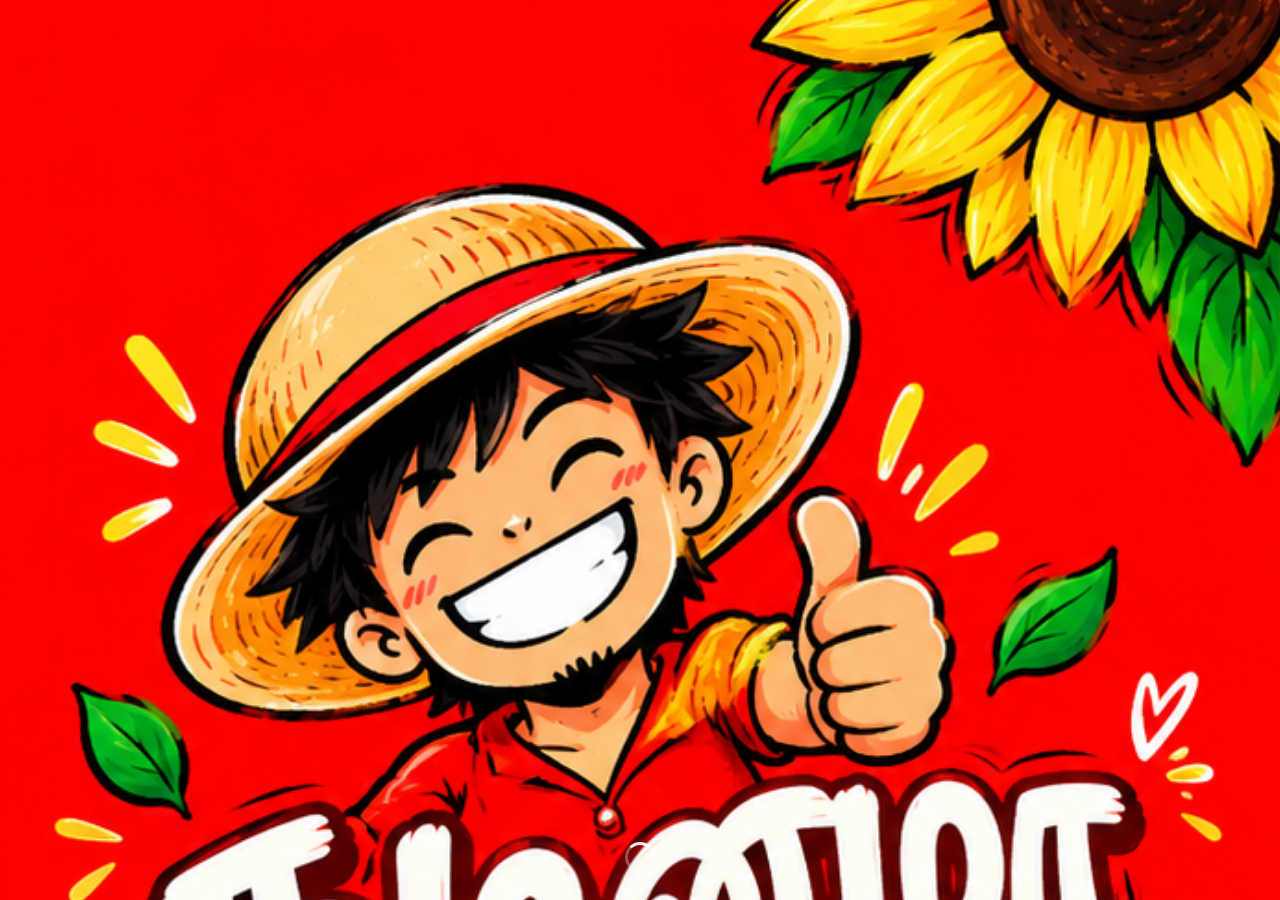
<file: index.html>
<!DOCTYPE html>
<html lang="en">
<head>
  <meta charset="UTF-8">
  <meta name="viewport" content="width=device-width, initial-scale=1.0">
  <meta name="theme-color" content="#ff1717">
  <link rel="manifest" href="/manifest.json">
  <title>KADINAMA IRU</title>

  <style>
    * {
      box-sizing: border-box;
    }

    html,
    body {
      width: 100%;
      height: 100%;
      margin: 0;
      overflow: hidden;
      background: #ff1717;
      font-family: Arial, sans-serif;
    }

    .splash-screen {
      position: fixed;
      inset: 0;
      display: grid;
      place-items: center;
      overflow: hidden;
      background: #ff1717;
      animation: backgroundFade 0.6s ease-out both;
    }

    .splash-image {
      display: block;
      width: 100%;
      height: 100%;
      object-fit: contain;
      object-position: center;
      opacity: 0;
      transform: scale(1.08);
      animation:
        imageReveal 1.1s ease-out 0.15s forwards,
        gentleZoom 2.8s ease-in-out 1.2s both;
    }

    .loading-indicator {
      position: absolute;
      bottom: max(28px, env(safe-area-inset-bottom));
      left: 50%;
      width: 30px;
      height: 30px;
      border: 3px solid rgba(255, 255, 255, 0.35);
      border-top-color: #ffffff;
      border-radius: 50%;
      opacity: 0;
      transform: translateX(-50%);
      animation: spinnerReveal 0.4s ease 0.8s forwards, spin 0.8s linear infinite;
    }

    .splash-screen.leaving {
      animation: screenExit 0.55s ease-in forwards;
    }

    .splash-screen.leaving .splash-image {
      animation: imageExit 0.55s ease-in forwards;
    }

    @keyframes backgroundFade {
      from { background: #240000; }
      to { background: #ff1717; }
    }

    @keyframes imageReveal {
      from {
        opacity: 0;
        transform: scale(1.08);
      }
      to {
        opacity: 1;
        transform: scale(1);
      }
    }

    @keyframes gentleZoom {
      from { transform: scale(1); }
      to { transform: scale(1.025); }
    }

    @keyframes spinnerReveal {
      to { opacity: 0.9; }
    }

    @keyframes spin {
      to { rotate: 360deg; }
    }

    @keyframes screenExit {
      to { opacity: 0; }
    }

    @keyframes imageExit {
      to {
        opacity: 0;
        transform: scale(1.04);
      }
    }

    @media (prefers-reduced-motion: reduce) {
      .splash-screen,
      .splash-image,
      .loading-indicator {
        animation-duration: 0.01ms !important;
        animation-delay: 0ms !important;
      }
    }
  </style>
</head>

<body>
  <main class="splash-screen" id="splashScreen" aria-label="KADINAMA IRU introduction">
    <img
      class="splash-image"
      src="assets/images/kadinama-intro.png"
      alt="KADINAMA IRU"
      fetchpriority="high"
    >
    <div class="loading-indicator" aria-hidden="true"></div>
  </main>

  <script>
    "use strict";

    const splashScreen = document.getElementById("splashScreen");
    const splashImage = document.querySelector(".splash-image");

    let redirected = false;

    function openLogin() {
      if (redirected) return;
      redirected = true;

      splashScreen.classList.add("leaving");

      window.setTimeout(() => {
        window.location.replace("login.html");
      }, 550);
    }

    // Continue even if the image cannot load.
    splashImage.addEventListener("error", () => {
      console.error(
        "Intro image not found. Check assets/kadinama-intro.png."
      );
    });

    // Show the intro for approximately 3.5 seconds.
    window.setTimeout(openLogin, 3500);
  </script>
</body>
</html>
</file>
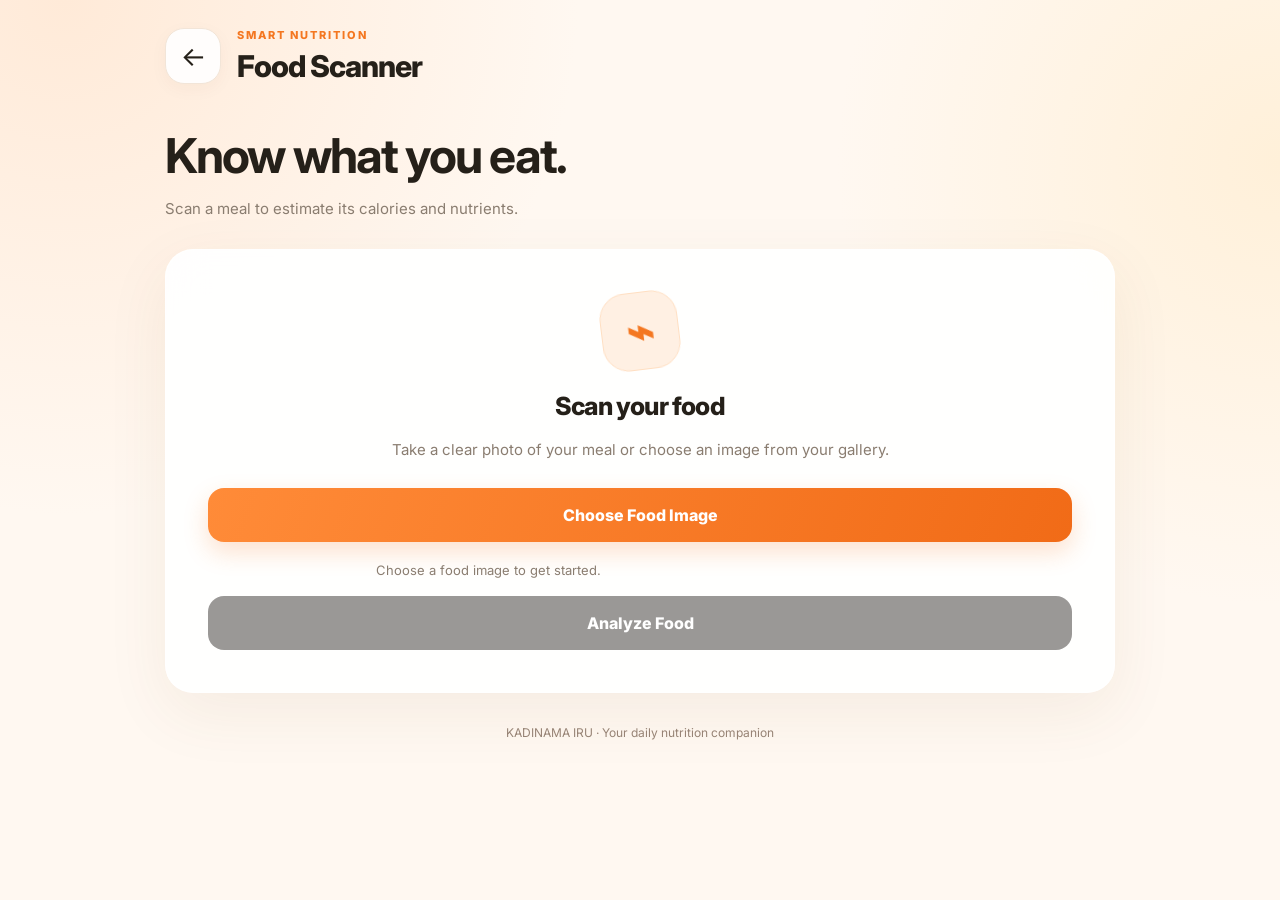
<file: pages/food-scanner.html>
<!DOCTYPE html>
<html lang="en">
<head>
  <meta charset="UTF-8">
  <meta name="viewport" content="width=device-width, initial-scale=1.0">
  <meta name="theme-color" content="#f7f8fc">
  <title>Food Scanner | KADINAMA IRU</title>
  <link rel="stylesheet" href="../css/scanner.css">
</head>
<body>
  <main class="scanner-page">
    <header class="scanner-header">
      <a class="back-link" href="../dashboard.html" aria-label="Back to dashboard">←</a>
      <div>
        <p class="eyebrow">SMART NUTRITION</p>
        <h1>Food Scanner</h1>
      </div>
    </header>

    <section class="intro">
      <h2>Know what you eat.</h2>
      <p>Scan a meal to estimate its calories and nutrients.</p>
    </section>

    <section class="upload-card">
      <div class="upload-icon" aria-hidden="true">⌁</div>
      <h2>Scan your food</h2>
      <p>Take a clear photo of your meal or choose an image from your gallery.</p>

      <input
        type="file"
        id="foodImage"
        accept="image/jpeg,image/png,image/webp"
        capture="environment"
        hidden
      >

      <button type="button" id="chooseImageButton" class="primary-button">
        Choose Food Image
      </button>

      <div id="imagePreviewContainer" class="preview-container" hidden>
        <img id="foodImagePreview" alt="Selected food preview">
        <button type="button" id="removeImageButton" class="secondary-button">
          Remove Image
        </button>
      </div>

      <p id="scannerMessage" class="message" role="status" aria-live="polite">
        Choose a food image to get started.
      </p>

      <button type="button" id="scanFoodButton" class="scan-button" disabled>
        Analyze Food
      </button>
    </section>

    <section class="results-card" id="nutritionResults" hidden>
      <p class="eyebrow">NUTRITION ESTIMATE</p>
      <h2 id="resultFoodName">Food name</h2>
      <p id="resultServingSize" class="serving-size"></p>

      <div class="calorie-panel">
        <span>Estimated calories</span>
        <strong><span id="resultCalories">0</span> kcal</strong>
      </div>

      <div class="nutrient-grid">
        <div class="nutrient">
          <span>Protein</span>
          <strong><span id="resultProtein">0</span> g</strong>
        </div>
        <div class="nutrient">
          <span>Carbohydrates</span>
          <strong><span id="resultCarbs">0</span> g</strong>
        </div>
        <div class="nutrient">
          <span>Fat</span>
          <strong><span id="resultFat">0</span> g</strong>
        </div>
        <div class="nutrient">
          <span>Fiber</span>
          <strong><span id="resultFiber">0</span> g</strong>
        </div>
      </div>

      <p id="resultNotes" class="result-notes"></p>
      <p class="disclaimer">
        Nutrition values are estimates based on the image and assumed serving size.
        Actual values may vary with ingredients and cooking methods.
      </p>

      <button type="button" id="saveFoodButton" class="primary-button" disabled>
        Save to Food Diary
      </button>
    </section>

    <footer>
      <p>KADINAMA IRU · Your daily nutrition companion</p>
    </footer>
  </main>

  <script src="../js/config.js"></script>
  <script src="../js/supabase-client.js"></script>
  <script src="../js/food-scanner.js"></script>
</body>
</html>
</file>
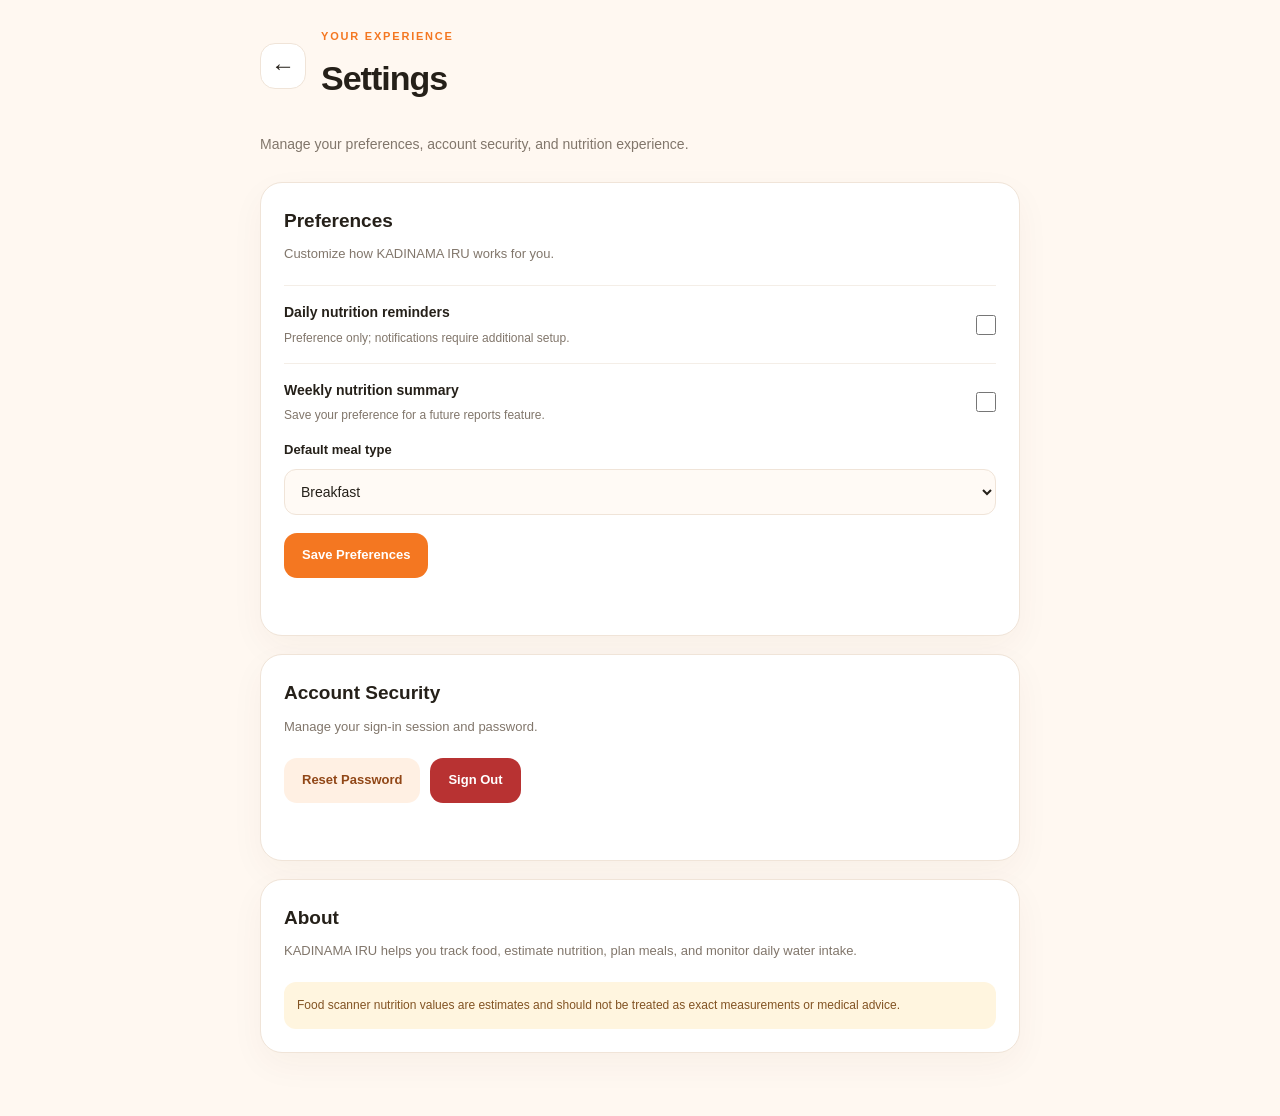
<file: pages/settings.html>
<!DOCTYPE html>
<html lang="en">
<head>
  <meta charset="UTF-8">
  <meta name="viewport" content="width=device-width, initial-scale=1.0">
  <meta name="theme-color" content="#fff8f1">
  <title>Settings | KADINAMA IRU</title>
  <link rel="stylesheet" href="../css/style.css">
  <link rel="stylesheet" href="../css/responsive.css">
  <style>
    :root {
      --orange: #f47721;
      --orange-dark: #db5d0d;
      --ink: #252019;
      --muted: #81766b;
      --line: #f0e4d8;
    }

    * { box-sizing: border-box; }

    body {
      margin: 0;
      min-height: 100vh;
      background: #fff8f1;
      color: var(--ink);
      font-family: Inter, Arial, sans-serif;
    }

    .settings-page {
      width: min(100% - 28px, 760px);
      margin: auto;
      padding: 28px 0 45px;
    }

    .settings-header {
      display: flex;
      align-items: center;
      gap: 15px;
      margin-bottom: 28px;
    }

    .back-link {
      display: grid;
      place-items: center;
      width: 46px;
      height: 46px;
      border: 1px solid var(--line);
      border-radius: 15px;
      background: white;
      color: var(--ink);
      font-size: 24px;
      text-decoration: none;
    }

    .eyebrow {
      margin: 0 0 5px;
      color: var(--orange);
      font-size: 11px;
      font-weight: 800;
      letter-spacing: 1.8px;
    }

    h1, h2, p { overflow-wrap: anywhere; }

    h1 {
      margin: 0;
      font-size: clamp(25px, 5vw, 34px);
      letter-spacing: -1px;
    }

    .intro {
      margin-bottom: 25px;
      color: var(--muted);
      line-height: 1.7;
    }

    .settings-card {
      margin-bottom: 18px;
      padding: 23px;
      background: white;
      border: 1px solid var(--line);
      border-radius: 22px;
      box-shadow: 0 12px 35px rgba(90, 55, 25, 0.045);
    }

    .settings-card h2 {
      margin: 0 0 7px;
      font-size: 19px;
    }

    .description {
      margin: 0 0 20px;
      color: var(--muted);
      font-size: 13px;
      line-height: 1.7;
    }

    .setting-row {
      display: flex;
      align-items: center;
      justify-content: space-between;
      gap: 15px;
      padding: 15px 0;
      border-top: 1px solid #f4eee7;
    }

    .setting-row strong {
      display: block;
      margin-bottom: 5px;
      font-size: 14px;
    }

    .setting-row small {
      display: block;
      color: var(--muted);
      font-size: 12px;
      line-height: 1.6;
    }

    .setting-row input[type="checkbox"] {
      width: 20px;
      height: 20px;
      flex-shrink: 0;
      accent-color: var(--orange);
      cursor: pointer;
    }

    .field-label {
      display: block;
      margin-bottom: 8px;
      font-size: 13px;
      font-weight: 700;
    }

    select {
      width: 100%;
      min-height: 46px;
      padding: 10px 12px;
      border: 1px solid var(--line);
      border-radius: 12px;
      background: #fffaf5;
      color: var(--ink);
      font: inherit;
    }

    .button {
      display: inline-flex;
      justify-content: center;
      align-items: center;
      min-height: 45px;
      padding: 12px 18px;
      border: 0;
      border-radius: 13px;
      background: var(--orange);
      color: white;
      font: inherit;
      font-size: 13px;
      font-weight: 800;
      text-decoration: none;
      cursor: pointer;
    }

    .button:hover { background: var(--orange-dark); }

    .button-secondary {
      background: #fff0e3;
      color: #914717;
    }

    .button-secondary:hover { background: #ffe4cf; }

    .button-danger {
      background: #b83232;
      color: white;
    }

    .button-danger:hover { background: #922727; }

    .actions {
      display: flex;
      flex-wrap: wrap;
      gap: 10px;
    }

    .message {
      min-height: 20px;
      margin: 14px 0 0;
      color: var(--muted);
      font-size: 13px;
      line-height: 1.6;
    }

    .message[data-state="error"] { color: #b83232; }
    .message[data-state="success"] { color: #16865b; }

    .security-note {
      padding: 13px;
      border-radius: 12px;
      background: #fff5df;
      color: #825323;
      font-size: 12px;
      line-height: 1.7;
    }

    @media (max-width: 480px) {
      .settings-page { padding-top: 18px; }
      .settings-card { padding: 19px; }
      .actions .button { width: 100%; }
    }
  </style>
</head>
<body>
  <main class="settings-page">
    <header class="settings-header">
      <a href="../dashboard.html" class="back-link" aria-label="Back to dashboard">←</a>
      <div>
        <p class="eyebrow">YOUR EXPERIENCE</p>
        <h1>Settings</h1>
      </div>
    </header>

    <p class="intro">
      Manage your preferences, account security, and nutrition experience.
    </p>

    <section class="settings-card">
      <h2>Preferences</h2>
      <p class="description">Customize how KADINAMA IRU works for you.</p>

      <div class="setting-row">
        <div>
          <strong>Daily nutrition reminders</strong>
          <small>Preference only; notifications require additional setup.</small>
        </div>
        <input type="checkbox" id="nutritionReminders">
      </div>

      <div class="setting-row">
        <div>
          <strong>Weekly nutrition summary</strong>
          <small>Save your preference for a future reports feature.</small>
        </div>
        <input type="checkbox" id="weeklySummary">
      </div>

      <label class="field-label" for="defaultMeal">Default meal type</label>
      <select id="defaultMeal">
        <option value="breakfast">Breakfast</option>
        <option value="lunch">Lunch</option>
        <option value="dinner">Dinner</option>
        <option value="snack">Snack</option>
      </select>

      <div style="margin-top: 18px;">
        <button type="button" class="button" id="savePreferences">
          Save Preferences
        </button>
      </div>
      <p class="message" id="preferencesMessage" role="status"></p>
    </section>

    <section class="settings-card">
      <h2>Account Security</h2>
      <p class="description">
        Manage your sign-in session and password.
      </p>
      <div class="actions">
        <a href="../forgot-password.html" class="button button-secondary">
          Reset Password
        </a>
        <button type="button" class="button button-danger" id="signOutButton">
          Sign Out
        </button>
      </div>
      <p class="message" id="accountMessage" role="status"></p>
    </section>

    <section class="settings-card">
      <h2>About</h2>
      <p class="description">
        KADINAMA IRU helps you track food, estimate nutrition, plan meals,
        and monitor daily water intake.
      </p>
      <p class="security-note">
        Food scanner nutrition values are estimates and should not be treated
        as exact measurements or medical advice.
      </p>
    </section>
  </main>

  <script src="../js/config.js"></script>
  <script src="../js/supabase-client.js"></script>
  <script>
    (() => {
      const defaults = {
        nutritionReminders: false,
        weeklySummary: false,
        defaultMeal: "breakfast"
      };

      const preferenceKey = "kadinama_iru_preferences";
      const reminderInput = document.getElementById("nutritionReminders");
      const weeklyInput = document.getElementById("weeklySummary");
      const mealSelect = document.getElementById("defaultMeal");
      const preferencesMessage = document.getElementById("preferencesMessage");
      const accountMessage = document.getElementById("accountMessage");
      const saveButton = document.getElementById("savePreferences");
      const signOutButton = document.getElementById("signOutButton");

      function showMessage(element, text, state) {
        element.textContent = text;
        element.dataset.state = state || "";
      }

      try {
        const saved = JSON.parse(localStorage.getItem(preferenceKey) || "{}");
        const preferences = { ...defaults, ...saved };

        reminderInput.checked = Boolean(preferences.nutritionReminders);
        weeklyInput.checked = Boolean(preferences.weeklySummary);

        if (["breakfast", "lunch", "dinner", "snack"].includes(preferences.defaultMeal)) {
          mealSelect.value = preferences.defaultMeal;
        }
      } catch {
        showMessage(
          preferencesMessage,
          "Could not load saved preferences. You can choose them again.",
          "error"
        );
      }

      saveButton.addEventListener("click", () => {
        const preferences = {
          nutritionReminders: reminderInput.checked,
          weeklySummary: weeklyInput.checked,
          defaultMeal: mealSelect.value
        };

        try {
          localStorage.setItem(preferenceKey, JSON.stringify(preferences));
          showMessage(
            preferencesMessage,
            "Preferences saved on this device.",
            "success"
          );
        } catch {
          showMessage(
            preferencesMessage,
            "Could not save preferences in this browser.",
            "error"
          );
        }
      });

      signOutButton.addEventListener("click", async () => {
        if (!window.supabaseClient) {
          showMessage(
            accountMessage,
            "Authentication is not ready. Check your Supabase client setup.",
            "error"
          );
          return;
        }

        signOutButton.disabled = true;
        showMessage(accountMessage, "Signing out...", "");

        try {
          const { error } = await window.supabaseClient.auth.signOut();

          if (error) throw error;

          window.location.href = "../login.html";
        } catch (error) {
          console.error("Sign out error:", error);
          showMessage(
            accountMessage,
            "Could not sign out. Please try again.",
            "error"
          );
          signOutButton.disabled = false;
        }
      });
    })();
  </script>
</body>
</html>
</file>
<file: css/scanner.css>
@import url('https://fonts.googleapis.com/css2?family=Inter:wght@400;500;600;700;800&display=swap');

:root {
  --bg: #fff8f1;
  --surface: #ffffff;
  --text: #252019;
  --muted: #8a7d70;
  --primary: #f47721;
  --primary-dark: #db5d0d;
  --border: #f2e5d8;
  --success: #16865b;
  --radius: 22px;
}

* {
  box-sizing: border-box;
}

[hidden] {
  display: none !important;
}

html {
  scroll-behavior: smooth;
}

body {
  margin: 0;
  min-height: 100vh;
  color: var(--text);
  font-family: 'Inter', Arial, sans-serif;
  background:
    radial-gradient(circle at 5% 0%, #ffead8 0, transparent 34%),
    radial-gradient(circle at 100% 18%, #fff0d9 0, transparent 30%),
    var(--bg);
  -webkit-font-smoothing: antialiased;
}

button,
input {
  font: inherit;
}

button {
  -webkit-tap-highlight-color: transparent;
}

button:focus-visible,
a:focus-visible {
  outline: 3px solid #ffc08d;
  outline-offset: 3px;
}

.scanner-page {
  width: min(100% - 32px, 950px);
  margin: 0 auto;
  padding: 28px 0 36px;
}

.scanner-header {
  display: flex;
  align-items: center;
  gap: 16px;
}

.back-link {
  width: 56px;
  height: 56px;
  flex-shrink: 0;
  display: grid;
  place-items: center;
  color: var(--text);
  background: rgba(255, 255, 255, 0.9);
  border: 1px solid var(--border);
  border-radius: 19px;
  box-shadow: 0 5px 18px rgba(100, 61, 30, 0.04);
  font-size: 27px;
  text-decoration: none;
  transition: transform 0.2s ease, background 0.2s ease;
}

.back-link:hover {
  background: #fff0e2;
  transform: translateX(-3px);
}

.eyebrow {
  margin: 0 0 6px;
  color: var(--primary);
  font-size: 11px;
  font-weight: 800;
  letter-spacing: 2px;
}

.scanner-header h1 {
  margin: 0;
  color: var(--text);
  font-size: clamp(22px, 4vw, 30px);
  font-weight: 800;
  letter-spacing: -1px;
}

.intro {
  margin: 44px 0 27px;
}

.intro h2 {
  margin: 0 0 12px;
  color: var(--text);
  font-size: clamp(31px, 5.5vw, 48px);
  line-height: 1.15;
  letter-spacing: -1.9px;
}

.intro p {
  margin: 0;
  color: var(--muted);
  font-size: 15px;
  line-height: 1.8;
}

.upload-card,
.results-card {
  padding: clamp(24px, 5vw, 44px);
  background: rgba(255, 255, 255, 0.93);
  border: 1px solid rgba(255, 255, 255, 0.95);
  border-radius: 28px;
  box-shadow: 0 20px 65px rgba(110, 65, 30, 0.07);
  backdrop-filter: blur(18px);
  -webkit-backdrop-filter: blur(18px);
}

.upload-card {
  text-align: center;
}

.upload-icon {
  width: 78px;
  height: 78px;
  margin: 0 auto 21px;
  display: grid;
  place-items: center;
  color: var(--primary);
  background: #fff0e3;
  border: 1px solid #ffdfc2;
  border-radius: 26px;
  font-size: 46px;
  font-weight: 800;
  transform: rotate(-7deg);
  transition: transform 0.25s ease;
}

.upload-card:hover .upload-icon {
  transform: rotate(0deg) scale(1.04);
}

.upload-card h2,
.results-card h2 {
  margin: 0;
  color: var(--text);
  font-size: 25px;
  font-weight: 800;
  letter-spacing: -0.8px;
}

.upload-card > p {
  max-width: 510px;
  margin: 15px auto 25px;
  color: var(--muted);
  font-size: 15px;
  line-height: 1.8;
}

.primary-button,
.scan-button,
.secondary-button {
  min-height: 54px;
  padding: 15px 22px;
  border: 0;
  border-radius: 16px;
  cursor: pointer;
  font-weight: 800;
  transition:
    transform 0.2s ease,
    box-shadow 0.2s ease,
    background 0.2s ease,
    opacity 0.2s ease;
}

.primary-button {
  width: 100%;
  color: #ffffff;
  background: linear-gradient(110deg, #ff8b38, #f16b17);
  box-shadow: 0 10px 24px rgba(244, 119, 33, 0.22);
}

.primary-button:hover:not(:disabled) {
  background: linear-gradient(110deg, #f47721, #df5b0d);
  transform: translateY(-2px);
  box-shadow: 0 14px 28px rgba(244, 119, 33, 0.3);
}

.scan-button {
  width: 100%;
  margin-top: 13px;
  color: #ffffff;
  background: #2d2925;
}

.scan-button:hover:not(:disabled) {
  background: #171411;
  transform: translateY(-2px);
}

button:disabled {
  cursor: not-allowed;
  opacity: 0.48;
  box-shadow: none;
  transform: none;
}

.preview-container {
  margin: 25px 0 8px;
}

#foodImagePreview {
  display: block;
  width: 100%;
  max-height: 390px;
  object-fit: contain;
  background: #fffaf5;
  border: 1px solid var(--border);
  border-radius: 20px;
}

.secondary-button {
  margin-top: 13px;
  color: #8c451a;
  background: #fff0e3;
  border: 1px solid #ffdfc2;
}

.secondary-button:hover {
  background: #ffe4cf;
}

.message {
  min-height: 24px;
  margin: 17px 0 0 !important;
  color: var(--muted);
  font-size: 13px !important;
  line-height: 1.6;
}

.message[data-state="error"] {
  color: #c0392b !important;
}

.message[data-state="success"] {
  color: var(--success) !important;
}

.message[data-state="loading"] {
  color: var(--primary-dark) !important;
}

.results-card {
  margin-top: 25px;
  scroll-margin-top: 20px;
}

.results-card h2 {
  margin-top: 7px;
  font-size: 29px;
}

.serving-size {
  margin: 10px 0 22px;
  color: var(--muted);
  font-size: 13px;
}

.calorie-panel {
  display: flex;
  align-items: center;
  justify-content: space-between;
  gap: 15px;
  padding: 23px;
  color: #ffffff;
  background: linear-gradient(120deg, #ff943f, #ed6414);
  border-radius: 20px;
  box-shadow: 0 10px 25px rgba(244, 119, 33, 0.17);
}

.calorie-panel span {
  font-size: 14px;
}

.calorie-panel strong {
  font-size: clamp(24px, 5vw, 32px);
  letter-spacing: -0.8px;
  white-space: nowrap;
}

.nutrient-grid {
  display: grid;
  grid-template-columns: repeat(2, minmax(0, 1fr));
  gap: 14px;
  margin-top: 17px;
}

.nutrient {
  display: flex;
  flex-direction: column;
  gap: 10px;
  padding: 21px;
  background: #fffaf5;
  border: 1px solid var(--border);
  border-radius: 18px;
  transition: border-color 0.2s ease, transform 0.2s ease;
}

.nutrient:hover {
  border-color: #ffc99f;
  transform: translateY(-2px);
}

.nutrient span {
  color: var(--muted);
  font-size: 13px;
}

.nutrient strong {
  color: var(--text);
  font-size: 25px;
  letter-spacing: -0.7px;
}

.result-notes {
  margin: 20px 0 0;
  color: #66584c;
  font-size: 13px;
  line-height: 1.8;
}

.disclaimer {
  margin: 17px 0 21px;
  padding: 14px;
  color: #825323;
  background: #fff5df;
  border: 1px solid #ffebbd;
  border-radius: 14px;
  font-size: 12px;
  line-height: 1.8;
}

footer {
  padding: 30px 0 0;
  text-align: center;
}

footer p {
  margin: 0;
  color: #988577;
  font-size: 12px;
  line-height: 1.7;
}

@media (min-width: 700px) {
  .upload-card {
    padding: 42px;
  }

  .upload-card > p {
    max-width: 560px;
  }
}

@media (max-width: 480px) {
  .scanner-page {
    width: min(100% - 24px, 950px);
    padding-top: 18px;
  }

  .scanner-header {
    gap: 12px;
  }

  .back-link {
    width: 46px;
    height: 46px;
    border-radius: 15px;
  }

  .intro {
    margin-top: 33px;
  }

  .intro h2 {
    letter-spacing: -1.2px;
  }

  .upload-card,
  .results-card {
    padding: 23px 18px;
    border-radius: 22px;
  }

  .upload-icon {
    width: 68px;
    height: 68px;
    border-radius: 22px;
  }

  .calorie-panel {
    align-items: flex-start;
    flex-direction: column;
    gap: 10px;
  }

  .nutrient-grid {
    gap: 10px;
  }

  .nutrient {
    padding: 16px;
    border-radius: 15px;
  }

  .nutrient strong {
    font-size: 22px;
  }
}

@media (prefers-reduced-motion: reduce) {
  *,
  *::before,
  *::after {
    scroll-behavior: auto !important;
    animation-duration: 0.01ms !important;
    transition-duration: 0.01ms !important;
  }
}
</file>
<file: css/style.css>
/* =========================================
   KADINAMA IRU — MAIN STYLESHEET
   Theme: Cream, Coral Orange, Pastel Green
========================================= */

:root {
  --background: #fff9f1;
  --surface: #ffffff;
  --surface-cream: #fff2e4;
  --surface-peach: #ffeadb;
  --primary: #f47b45;
  --primary-dark: #df6330;
  --primary-light: #ffe0cd;
  --text: #302d2a;
  --text-secondary: #8f8981;
  --border: #f0e8df;
  --green: #80ad91;
  --green-light: #e5f1e6;
  --yellow: #f3c96b;
  --yellow-light: #fff2c9;
  --pink-light: #ffe5e4;
  --shadow: 0 10px 35px rgba(93, 66, 43, 0.055);
  --shadow-hover: 0 15px 40px rgba(93, 66, 43, 0.1);
  --radius-sm: 14px;
  --radius-md: 22px;
  --radius-lg: 30px;
  --font-body: "DM Sans", sans-serif;
  --font-heading: "Manrope", sans-serif;
}

* {
  box-sizing: border-box;
  margin: 0;
  padding: 0;
}

html {
  scroll-behavior: smooth;
  scroll-padding-top: 100px;
}

body {
  min-height: 100vh;
  background: var(--background);
  color: var(--text);
  font-family: var(--font-body);
  font-size: 14px;
  line-height: 1.6;
  -webkit-font-smoothing: antialiased;
}

body,
button,
input,
select {
  font-family: var(--font-body);
}

button,
input,
select {
  font-size: inherit;
}

button,
a {
  -webkit-tap-highlight-color: transparent;
}

button {
  color: inherit;
}

a {
  color: inherit;
  text-decoration: none;
}

button:focus-visible,
a:focus-visible,
input:focus-visible,
select:focus-visible {
  outline: 3px solid rgba(244, 123, 69, 0.4);
  outline-offset: 4px;
}

button:disabled {
  opacity: 0.5;
  cursor: not-allowed;
}

[hidden] {
  display: none !important;
}

::selection {
  background: #ffd8c1;
  color: #302d2a;
}

/* =========================================
   SPLASH SCREEN
========================================= */

.welcome-screen {
  position: fixed;
  inset: 0;
  z-index: 1000;
  display: grid;
  place-items: center;
  overflow: hidden;
  padding: 24px;
  background:
    radial-gradient(ellipse at 15% 20%, #ffebd4 0%, transparent 35%),
    radial-gradient(ellipse at 85% 80%, #fbe1c7 0%, transparent 35%),
    var(--background);
  transition:
    opacity 0.65s ease,
    visibility 0.65s ease,
    transform 0.65s ease;
}

.welcome-screen.welcome-hidden {
  opacity: 0;
  visibility: hidden;
  transform: scale(1.04);
  pointer-events: none;
}

.welcome-content {
  position: relative;
  z-index: 2;
  display: flex;
  width: 100%;
  max-width: 420px;
  flex-direction: column;
  align-items: center;
  text-align: center;
  animation: splashRise 0.8s cubic-bezier(0.2, 0.8, 0.2, 1) both;
}

.welcome-logo {
  position: relative;
  display: grid;
  width: 112px;
  height: 112px;
  place-items: center;
  margin-bottom: 27px;
  border: 5px solid white;
  border-radius: 35px;
  background: linear-gradient(145deg, #ffad71, var(--primary));
  box-shadow:
    0 15px 35px rgba(244, 123, 69, 0.25),
    inset 0 2px 4px rgba(255, 255, 255, 0.5);
  animation: logoFloat 3s ease-in-out infinite;
  transform: rotate(-5deg);
}

.logo-letter {
  color: white;
  font-family: var(--font-heading);
  font-size: 64px;
  font-weight: 800;
  line-height: 1;
  text-shadow: 0 4px 0 rgba(167, 68, 30, 0.15);
}

.logo-leaf {
  position: absolute;
  top: -13px;
  right: -11px;
  display: grid;
  width: 38px;
  height: 38px;
  place-items: center;
  border: 3px solid white;
  border-radius: 50%;
  background: var(--green);
  color: white;
  font-size: 19px;
  animation: leafSpin 9s linear infinite;
}

.welcome-overline {
  margin-bottom: 12px;
  color: var(--text-secondary);
  font-size: 10px;
  font-weight: 800;
  letter-spacing: 2.1px;
}

.welcome-title {
  color: var(--text);
  font-family: var(--font-heading);
  font-size: clamp(29px, 7vw, 42px);
  font-weight: 800;
  letter-spacing: -1.8px;
  line-height: 1.2;
  animation: titlePop 0.8s 0.2s both;
}

.welcome-title span {
  color: var(--primary);
}

.welcome-tagline {
  margin-top: 13px;
  color: var(--text-secondary);
  font-size: 14px;
}

.loading-track {
  width: 155px;
  height: 5px;
  margin-top: 35px;
  overflow: hidden;
  border-radius: 100px;
  background: #f2e4d7;
}

.loading-track span {
  display: block;
  width: 40%;
  height: 100%;
  border-radius: inherit;
  background: linear-gradient(90deg, #ffb180, var(--primary));
  animation: loadingMove 2.4s ease-in-out infinite;
}

.loading-caption {
  margin-top: 10px;
  color: #a39a90;
  font-size: 11px;
}

.welcome-skip {
  margin-top: 24px;
  padding: 10px 19px;
  border: 1px solid #f0dccc;
  border-radius: 100px;
  background: rgba(255, 255, 255, 0.7);
  color: var(--primary-dark);
  font-size: 12px;
  font-weight: 700;
  cursor: pointer;
  transition: background 0.2s ease, transform 0.2s ease;
}

.welcome-skip:hover {
  transform: translateY(-2px);
  background: white;
}

.splash-particles {
  position: absolute;
  inset: 0;
  pointer-events: none;
}

.splash-particles span {
  position: absolute;
  color: var(--primary);
  font-size: 28px;
  opacity: 0.45;
  animation: particleFloat 5s ease-in-out infinite;
}

.splash-particles span:nth-child(1) {
  top: 17%;
  left: 17%;
}

.splash-particles span:nth-child(2) {
  top: 27%;
  right: 18%;
  color: var(--yellow);
  animation-delay: -1s;
}

.splash-particles span:nth-child(3) {
  top: 65%;
  left: 14%;
  color: var(--green);
  animation-delay: -2s;
}

.splash-particles span:nth-child(4) {
  right: 13%;
  bottom: 19%;
  animation-delay: -3s;
}

.splash-particles span:nth-child(5) {
  top: 72%;
  right: 24%;
  color: var(--yellow);
  animation-delay: -0.5s;
}

.splash-particles span:nth-child(6) {
  top: 12%;
  right: 32%;
  animation-delay: -2.5s;
}

/* =========================================
   APP HEADER
========================================= */

.app-shell {
  min-height: 100vh;
  padding-bottom: 110px;
  animation: appReveal 0.55s ease both;
}

.topbar {
  position: sticky;
  top: 0;
  z-index: 50;
  display: flex;
  min-height: 76px;
  align-items: center;
  justify-content: space-between;
  padding: 15px max(24px, calc((100vw - 1080px) / 2));
  border-bottom: 1px solid rgba(240, 232, 223, 0.8);
  background: rgba(255, 249, 241, 0.88);
  backdrop-filter: blur(18px);
  -webkit-backdrop-filter: blur(18px);
}

.brand {
  display: inline-flex;
  align-items: center;
  gap: 10px;
}

.brand-mark {
  display: grid;
  width: 39px;
  height: 39px;
  place-items: center;
  border-radius: 13px;
  background: var(--primary);
  color: white;
  font-family: var(--font-heading);
  font-size: 23px;
  font-weight: 800;
  box-shadow: 0 5px 12px rgba(244, 123, 69, 0.18);
}

.brand-name {
  font-family: var(--font-heading);
  font-size: 16px;
  font-weight: 800;
  letter-spacing: -0.6px;
}

.brand-name strong {
  color: var(--primary);
}

.topbar-actions {
  display: flex;
  align-items: center;
  gap: 12px;
}

.icon-button,
.profile-avatar {
  display: grid;
  width: 42px;
  height: 42px;
  place-items: center;
  border: 1px solid var(--border);
  border-radius: 50%;
  background: white;
  color: var(--text);
  font-size: 21px;
  cursor: pointer;
  transition: transform 0.2s ease, box-shadow 0.2s ease;
}

.icon-button:hover,
.profile-avatar:hover {
  transform: translateY(-2px);
  box-shadow: var(--shadow);
}

.profile-avatar {
  border: 2px solid white;
  background: #f5e2cc;
  color: #775c43;
  font-size: 24px;
}

/* =========================================
   DASHBOARD LAYOUT
========================================= */

.dashboard {
  width: min(100% - 40px, 920px);
  margin: 0 auto;
}

.greeting-section {
  display: flex;
  align-items: flex-end;
  justify-content: space-between;
  gap: 20px;
  padding: 34px 0 24px;
}

.eyebrow {
  margin-bottom: 6px;
  color: var(--text-secondary);
  font-size: 10px;
  font-weight: 800;
  letter-spacing: 1.45px;
}

.greeting-section h1 {
  font-family: var(--font-heading);
  font-size: clamp(25px, 4vw, 33px);
  font-weight: 800;
  letter-spacing: -1.2px;
  line-height: 1.25;
}

.greeting-subtitle {
  margin-top: 8px;
  color: var(--text-secondary);
  font-size: 13px;
}

.text-link {
  display: inline-flex;
  flex-shrink: 0;
  align-items: center;
  gap: 5px;
  color: var(--primary-dark);
  font-size: 12px;
  font-weight: 700;
  transition: gap 0.2s ease;
}

.text-link:hover {
  gap: 9px;
}

/* =========================================
   WEEK CALENDAR
========================================= */

.calendar-section {
  margin-bottom: 25px;
}

.calendar-heading,
.section-title-row {
  display: flex;
  align-items: center;
  justify-content: space-between;
  gap: 14px;
}

.calendar-heading {
  margin-bottom: 15px;
}

.calendar-heading h2,
.section-title-row h2 {
  font-family: var(--font-heading);
  font-size: 19px;
  font-weight: 800;
  letter-spacing: -0.6px;
}

.calendar-month {
  padding: 8px 12px;
  border: 1px solid var(--border);
  border-radius: 100px;
  background: white;
  color: var(--text-secondary);
  font-size: 11px;
  font-weight: 700;
  cursor: pointer;
}

.week-calendar {
  display: grid;
  grid-template-columns: repeat(7, minmax(0, 1fr));
  gap: 9px;
}

.day-item {
  display: flex;
  min-height: 73px;
  flex-direction: column;
  align-items: center;
  justify-content: center;
  gap: 7px;
  border: 1px solid transparent;
  border-radius: 19px;
  background: #fff;
  color: var(--text-secondary);
  cursor: pointer;
  transition:
    background 0.25s ease,
    color 0.25s ease,
    transform 0.25s ease,
    box-shadow 0.25s ease;
}

.day-item span {
  font-size: 9px;
  font-weight: 800;
  letter-spacing: 0.4px;
}

.day-item strong {
  color: var(--text);
  font-family: var(--font-heading);
  font-size: 17px;
  font-weight: 800;
}

.day-item:hover {
  transform: translateY(-2px);
  background: var(--surface-cream);
}

.day-item.active {
  border-color: var(--primary);
  background: var(--primary);
  box-shadow: 0 7px 15px rgba(244, 123, 69, 0.2);
  color: white;
}

.day-item.active strong {
  color: white;
}

/* =========================================
   CALORIE CARD
========================================= */

.calorie-card {
  position: relative;
  overflow: hidden;
  padding: 25px 28px 22px;
  border: 1px solid #f7e8d8;
  border-radius: var(--radius-lg);
  background:
    radial-gradient(circle at 50% 45%, #fff0df 0%, transparent 46%),
    linear-gradient(135deg, #fffefa, #fff5e9);
  box-shadow: var(--shadow);
}

.calorie-card::before {
  position: absolute;
  top: -90px;
  right: -60px;
  width: 210px;
  height: 210px;
  border-radius: 50%;
  background: rgba(255, 218, 185, 0.18);
  content: "";
  pointer-events: none;
}

.goal-badge {
  padding: 7px 12px;
  border: 1px solid #f1e0cd;
  border-radius: 100px;
  background: rgba(255, 255, 255, 0.8);
  color: #a18367;
  font-size: 10px;
  font-weight: 700;
}

.calorie-main {
  display: grid;
  place-items: center;
  padding: 27px 0 25px;
}

.calorie-ring {
  --calorie-progress: 0%;
  position: relative;
  display: grid;
  width: 230px;
  height: 230px;
  place-items: center;
  border-radius: 50%;
  background: conic-gradient(
    from -90deg,
    var(--primary) 0%,
    #ffb07e var(--calorie-progress),
    #f5e7d8 var(--calorie-progress),
    #f5e7d8 100%
  );
  box-shadow:
    0 10px 30px rgba(244, 123, 69, 0.1),
    inset 0 1px 1px rgba(255, 255, 255, 0.9);
  transition: background 0.8s ease;
  animation: ringAppear 0.9s ease both;
}

.calorie-ring::before {
  position: absolute;
  inset: 12px;
  border: 1px solid rgba(244, 123, 69, 0.12);
  border-radius: 50%;
  content: "";
}

.calorie-ring-inner {
  display: flex;
  width: 194px;
  height: 194px;
  flex-direction: column;
  align-items: center;
  justify-content: center;
  border: 7px solid #fffaf3;
  border-radius: 50%;
  background: #fffaf3;
  box-shadow: inset 0 3px 15px rgba(116, 78, 45, 0.035);
}

.calorie-caption {
  margin-bottom: 5px;
  color: var(--text-secondary);
  font-size: 11px;
  font-weight: 600;
}

.calorie-ring-inner > strong {
  color: var(--text);
  font-family: var(--font-heading);
  font-size: 43px;
  font-weight: 800;
  letter-spacing: -2px;
  line-height: 1.15;
  animation: numberReveal 0.7s ease both;
}

.calorie-total {
  margin-top: 3px;
  color: var(--text-secondary);
  font-size: 12px;
  font-weight: 600;
}

.calorie-unit {
  margin-top: 11px;
  color: #b0a59a;
  font-size: 9px;
  font-weight: 800;
  letter-spacing: 1.6px;
}

.calorie-summary {
  display: flex;
  align-items: center;
  justify-content: center;
  gap: 30px;
  padding-top: 19px;
  border-top: 1px solid #f2e6d8;
}

.summary-item {
  display: flex;
  align-items: center;
  gap: 10px;
}

.summary-dot {
  flex-shrink: 0;
  width: 10px;
  height: 10px;
  border-radius: 50%;
}

.orange-dot {
  background: var(--primary);
  box-shadow: 0 0 0 4px #ffeadb;
}

.green-dot {
  background: var(--green);
  box-shadow: 0 0 0 4px var(--green-light);
}

.summary-item div {
  display: flex;
  flex-direction: column;
  gap: 2px;
}

.summary-item strong {
  font-family: var(--font-heading);
  font-size: 16px;
  font-weight: 800;
}

.summary-item div span {
  color: var(--text-secondary);
  font-size: 10px;
}

.summary-divider {
  width: 1px;
  height: 34px;
  background: #f0e2d3;
}

/* =========================================
   MACRONUTRIENT CARDS
========================================= */

.macro-section,
.food-section {
  margin-top: 34px;
}

.macro-section .section-title-row,
.food-section .section-title-row {
  margin-bottom: 18px;
}

.macro-grid {
  display: grid;
  grid-template-columns: repeat(3, minmax(0, 1fr));
  gap: 15px;
}

.macro-card {
  position: relative;
  display: flex;
  min-width: 0;
  flex-direction: column;
  align-items: center;
  padding: 19px 10px 17px;
  overflow: hidden;
  border: 1px solid rgba(255, 255, 255, 0.9);
  border-radius: 23px;
  box-shadow: var(--shadow);
  transition: transform 0.25s ease, box-shadow 0.25s ease;
}

.macro-card:hover {
  transform: translateY(-5px);
  box-shadow: var(--shadow-hover);
}

.protein-card {
  background: linear-gradient(155deg, #f1f6e9, #e8f1de);
}

.fat-card {
  background: linear-gradient(155deg, #fff3d7, #ffebbd);
}

.carbs-card {
  background: linear-gradient(155deg, #ffeded, #ffe3df);
}

.macro-icon {
  display: grid;
  width: 39px;
  height: 39px;
  place-items: center;
  margin-bottom: 12px;
  border-radius: 14px;
  background: rgba(255, 255, 255, 0.72);
  font-size: 20px;
}

.macro-progress {
  position: relative;
  display: grid;
  width: 86px;
  height: 86px;
  place-items: center;
}

.macro-progress svg {
  position: absolute;
  inset: 0;
  width: 100%;
  height: 100%;
  overflow: visible;
  transform: rotate(-90deg);
}

.macro-track,
.macro-value {
  fill: none;
  stroke-width: 8;
}

.macro-track {
  stroke: rgba(255, 255, 255, 0.85);
}

.macro-value {
  stroke: var(--green);
  stroke-dasharray: 251.33;
  stroke-dashoffset: 251.33;
  stroke-linecap: round;
  transition: stroke-dashoffset 0.7s ease;
}

.fat-card .macro-value {
  stroke: #e8b749;
}

.carbs-card .macro-value {
  stroke: #ec907f;
}

.macro-number {
  position: relative;
  z-index: 1;
  color: var(--text);
  font-family: var(--font-heading);
  font-size: 20px;
  font-weight: 800;
}

.macro-card h3 {
  margin-top: 13px;
  font-family: var(--font-heading);
  font-size: 12px;
  font-weight: 800;
}

.macro-card > p {
  margin-top: 2px;
  color: var(--text-secondary);
  font-size: 10px;
}

/* =========================================
   FOOD DIARY
========================================= */

.meal-list {
  display: grid;
  gap: 12px;
}

.empty-meals {
  display: flex;
  flex-direction: column;
  align-items: center;
  padding: 35px 22px;
  border: 1px dashed #ecdac8;
  border-radius: var(--radius-md);
  background: rgba(255, 255, 255, 0.55);
  text-align: center;
}

.empty-meal-icon {
  display: grid;
  width: 64px;
  height: 64px;
  place-items: center;
  margin-bottom: 12px;
  border-radius: 22px;
  background: var(--green-light);
  font-size: 30px;
}

.empty-meals h3 {
  font-family: var(--font-heading);
  font-size: 15px;
  font-weight: 800;
}

.empty-meals p {
  max-width: 290px;
  margin-top: 7px;
  color: var(--text-secondary);
  font-size: 12px;
}

.empty-add-button {
  margin-top: 17px;
  padding: 11px 17px;
  border: 0;
  border-radius: 100px;
  background: var(--primary-light);
  color: var(--primary-dark);
  font-size: 12px;
  font-weight: 800;
  cursor: pointer;
  transition: transform 0.2s ease, background 0.2s ease;
}

.empty-add-button:hover {
  transform: translateY(-2px);
  background: #ffd3b8;
}

.meal-card {
  display: flex;
  align-items: center;
  gap: 14px;
  min-width: 0;
  padding: 15px 17px;
  border: 1px solid var(--border);
  border-radius: 21px;
  background: var(--surface);
  box-shadow: var(--shadow);
  animation: mealEnter 0.35s ease both;
}

.meal-emoji {
  display: grid;
  width: 55px;
  height: 55px;
  flex-shrink: 0;
  place-items: center;
  border-radius: 18px;
  background: var(--surface-cream);
  font-size: 27px;
}

.meal-details {
  flex: 1;
  min-width: 0;
}

.meal-details h3 {
  overflow-wrap: anywhere;
  font-family: var(--font-heading);
  font-size: 13px;
  font-weight: 800;
}

.meal-details p {
  margin-top: 4px;
  color: var(--text-secondary);
  font-size: 11px;
}

.meal-calories {
  flex-shrink: 0;
  color: var(--primary-dark);
  font-family: var(--font-heading);
  font-size: 13px;
  font-weight: 800;
}

/* =========================================
   WATER TRACKER
========================================= */

.water-card {
  display: flex;
  align-items: center;
  gap: 17px;
  margin-top: 32px;
  padding: 23px;
  border: 1px solid #dceae9;
  border-radius: var(--radius-md);
  background: linear-gradient(125deg, #eff8f7, #e6f3f1);
  box-shadow: var(--shadow);
}

.water-icon {
  display: grid;
  width: 56px;
  height: 56px;
  flex-shrink: 0;
  place-items: center;
  border-radius: 19px;
  background: white;
  font-size: 29px;
}

.water-info {
  flex: 1;
  min-width: 0;
}

.water-info .eyebrow {
  margin-bottom: 3px;
  color: #6e9c9b;
}

.water-info h2 {
  font-family: var(--font-heading);
  font-size: 15px;
  font-weight: 800;
}

.water-info > p:not(.eyebrow) {
  margin-top: 4px;
  color: #6f9291;
  font-size: 11px;
}

.water-info > p strong {
  color: #3e7776;
  font-size: 13px;
}

.water-track {
  width: 100%;
  height: 7px;
  margin-top: 12px;
  overflow: hidden;
  border-radius: 100px;
  background: rgba(255, 255, 255, 0.85);
}

.water-track span {
  display: block;
  width: 0;
  height: 100%;
  border-radius: inherit;
  background: linear-gradient(90deg, #6bb9ba, #9bd8d1);
  transition: width 0.4s ease;
}

.water-add {
  flex-shrink: 0;
  padding: 11px 13px;
  border: 1px solid rgba(255, 255, 255, 0.9);
  border-radius: 100px;
  background: white;
  color: #397d7b;
  font-size: 11px;
  font-weight: 800;
  cursor: pointer;
  transition: transform 0.2s ease;
}

.water-add:hover {
  transform: scale(1.05);
}

/* =========================================
   FLOATING ACTION BUTTON
========================================= */

.floating-add {
  position: fixed;
  right: max(26px, calc((100vw - 920px) / 2));
  bottom: 103px;
  z-index: 80;
  display: grid;
  width: 61px;
  height: 61px;
  place-items: center;
  border: 4px solid var(--background);
  border-radius: 23px;
  background: linear-gradient(145deg, #ff9c65, var(--primary));
  box-shadow: 0 9px 22px rgba(244, 123, 69, 0.3);
  color: white;
  font-size: 35px;
  font-weight: 400;
  line-height: 1;
  cursor: pointer;
  transition: transform 0.25s ease, box-shadow 0.25s ease;
}

.floating-add:hover {
  transform: translateY(-4px) rotate(5deg);
  box-shadow: 0 13px 28px rgba(244, 123, 69, 0.35);
}

/* =========================================
   BOTTOM NAVIGATION
========================================= */

.bottom-nav {
  position: fixed;
  right: 0;
  bottom: 0;
  left: 0;
  z-index: 70;
  display: flex;
  min-height: 78px;
  align-items: center;
  justify-content: center;
  gap: 0;
  padding: 9px max(12px, calc((100vw - 650px) / 2));
  border-top: 1px solid rgba(240, 232, 223, 0.9);
  background: rgba(255, 255, 255, 0.94);
  box-shadow: 0 -8px 25px rgba(93, 66, 43, 0.035);
  backdrop-filter: blur(18px);
  -webkit-backdrop-filter: blur(18px);
}

.nav-item {
  display: flex;
  width: 20%;
  min-width: 0;
  flex-direction: column;
  align-items: center;
  justify-content: center;
  gap: 5px;
  color: #aaa198;
  transition: color 0.2s ease, transform 0.2s ease;
}

.nav-item > span {
  display: grid;
  min-width: 36px;
  height: 32px;
  place-items: center;
  border-radius: 12px;
  font-size: 24px;
  line-height: 1;
  transition: background 0.2s ease;
}

.nav-item small {
  font-size: 10px;
  font-weight: 700;
}

.nav-item.active {
  color: var(--primary-dark);
}

.nav-item.active > span {
  background: var(--primary-light);
}

.nav-item:hover {
  color: var(--primary-dark);
  transform: translateY(-2px);
}

.nav-item.nav-scan > span {
  width: 46px;
  height: 46px;
  margin-top: -28px;
  border: 4px solid white;
  border-radius: 17px;
  background: var(--primary);
  box-shadow: 0 6px 15px rgba(244, 123, 69, 0.25);
  color: white;
  font-size: 28px;
}

.nav-item.nav-scan small {
  color: var(--primary-dark);
}

/* =========================================
   ADD FOOD DIALOG
========================================= */

.meal-dialog {
  width: min(92%, 430px);
  max-width: 430px;
  max-height: 90vh;
  margin: auto;
  padding: 0;
  overflow-y: auto;
  border: 1px solid var(--border);
  border-radius: 28px;
  background: var(--background);
  color: var(--text);
  box-shadow: 0 30px 90px rgba(43, 32, 22, 0.2);
}

.meal-dialog::backdrop {
  background: rgba(47, 39, 31, 0.42);
  backdrop-filter: blur(5px);
}

.meal-dialog[open] {
  animation: dialogEnter 0.25s ease both;
}

.meal-form {
  display: flex;
  flex-direction: column;
  padding: 25px;
}

.dialog-heading {
  display: flex;
  align-items: flex-start;
  justify-content: space-between;
  gap: 15px;
  margin-bottom: 23px;
}

.dialog-heading h2 {
  font-family: var(--font-heading);
  font-size: 23px;
  font-weight: 800;
  letter-spacing: -0.8px;
}

.dialog-close {
  display: grid;
  width: 37px;
  height: 37px;
  flex-shrink: 0;
  place-items: center;
  border: 1px solid var(--border);
  border-radius: 50%;
  background: white;
  color: var(--text);
  font-size: 24px;
  cursor: pointer;
}

.meal-form label {
  margin: 14px 0 7px;
  font-size: 12px;
  font-weight: 800;
}

.meal-form input,
.meal-form select {
  width: 100%;
  min-height: 48px;
  padding: 12px 14px;
  border: 1px solid #eadfd3;
  border-radius: 13px;
  background: white;
  color: var(--text);
  outline: none;
}

.meal-form input::placeholder {
  color: #b6ada3;
}

.meal-form input:focus,
.meal-form select:focus {
  border-color: var(--primary);
  box-shadow: 0 0 0 4px rgba(244, 123, 69, 0.1);
}

.primary-button {
  min-height: 49px;
  margin-top: 24px;
  border: none;
  border-radius: 14px;
  background: var(--primary);
  color: white;
  font-size: 13px;
  font-weight: 800;
  cursor: pointer;
  transition: background 0.2s ease, transform 0.2s ease;
}

.primary-button:hover {
  transform: translateY(-2px);
  background: var(--primary-dark);
}

/* =========================================
   ANIMATIONS
========================================= */

@keyframes splashRise {
  from {
    opacity: 0;
    transform: translateY(25px);
  }
  to {
    opacity: 1;
    transform: translateY(0);
  }
}

@keyframes logoFloat {
  0%, 100% {
    transform: translateY(0) rotate(-5deg);
  }
  50% {
    transform: translateY(-8px) rotate(1deg);
  }
}

@keyframes leafSpin {
  from {
    transform: rotate(0deg);
  }
  to {
    transform: rotate(360deg);
  }
}

@keyframes titlePop {
  0% {
    opacity: 0;
    transform: scale(0.8);
  }
  70% {
    opacity: 1;
    transform: scale(1.06);
  }
  100% {
    opacity: 1;
    transform: scale(1);
  }
}

@keyframes loadingMove {
  0% {
    transform: translateX(-110%);
  }
  100% {
    transform: translateX(390%);
  }
}

@keyframes particleFloat {
  0%, 100% {
    transform: translateY(0) rotate(0deg);
  }
  50% {
    transform: translateY(-17px) rotate(15deg);
  }
}

@keyframes ringAppear {
  from {
    opacity: 0;
    transform: scale(0.86) rotate(-30deg);
  }
  to {
    opacity: 1;
    transform: scale(1) rotate(0deg);
  }
}

@keyframes numberReveal {
  from {
    opacity: 0;
    transform: translateY(8px);
  }
  to {
    opacity: 1;
    transform: translateY(0);
  }
}

@keyframes appReveal {
  from {
    opacity: 0;
    transform: translateY(9px);
  }
  to {
    opacity: 1;
    transform: translateY(0);
  }
}

@keyframes mealEnter {
  from {
    opacity: 0;
    transform: translateY(8px);
  }
  to {
    opacity: 1;
    transform: translateY(0);
  }
}

@keyframes dialogEnter {
  from {
    opacity: 0;
    transform: translateY(12px) scale(0.97);
  }
  to {
    opacity: 1;
    transform: translateY(0) scale(1);
  }
}

/* =========================================
   RESPONSIVE HELPERS
========================================= */

@media (min-width: 1100px) {
  .dashboard {
    padding-top: 8px;
  }

  .calorie-card {
    padding-right: 40px;
    padding-left: 40px;
  }
}

@media (prefers-reduced-motion: reduce) {
  *,
  *::before,
  *::after {
    scroll-behavior: auto !important;
    animation-duration: 0.01ms !important;
    animation-iteration-count: 1 !important;
    transition-duration: 0.01ms !important;
  }
}
</file>
<file: css/responsive.css>
/* =========================================
   KADINAMA IRU — RESPONSIVE STYLES
   Mobile, Tablet and Desktop
========================================= */

/* Large desktop */
@media (min-width: 1200px) {
  .dashboard {
    width: min(100% - 64px, 920px);
  }

  .greeting-section {
    padding-top: 42px;
  }

  .calorie-card {
    padding-top: 30px;
    padding-bottom: 26px;
  }

  .macro-grid {
    gap: 20px;
  }

  .macro-card {
    padding: 24px 16px;
  }

  .food-section,
  .macro-section {
    margin-top: 42px;
  }
}

/* Tablet and small laptop */
@media (max-width: 900px) {
  .topbar {
    padding-right: 24px;
    padding-left: 24px;
  }

  .dashboard {
    width: min(100% - 40px, 720px);
  }

  .greeting-section {
    padding-top: 29px;
  }

  .calorie-card {
    padding-right: 22px;
    padding-left: 22px;
  }

  .macro-grid {
    gap: 12px;
  }

  .macro-card {
    padding-right: 8px;
    padding-left: 8px;
  }
}

/* Mobile devices */
@media (max-width: 600px) {
  body {
    font-size: 13px;
  }

  .app-shell {
    padding-bottom: calc(95px + env(safe-area-inset-bottom, 0px));
  }

  /* Header */
  .topbar {
    min-height: 65px;
    padding: 11px 17px;
  }

  .brand {
    gap: 8px;
  }

  .brand-mark {
    width: 35px;
    height: 35px;
    border-radius: 12px;
    font-size: 21px;
  }

  .brand-name {
    font-size: 14px;
  }

  .topbar-actions {
    gap: 8px;
  }

  .icon-button,
  .profile-avatar {
    width: 36px;
    height: 36px;
    font-size: 19px;
  }

  /* Main layout */
  .dashboard {
    width: calc(100% - 32px);
  }

  .greeting-section {
    align-items: flex-start;
    padding: 25px 0 22px;
  }

  .greeting-section h1 {
    font-size: 26px;
    letter-spacing: -1px;
  }

  .greeting-subtitle {
    max-width: 240px;
    font-size: 12px;
  }

  .greeting-section > .text-link {
    margin-top: 24px;
    font-size: 10px;
  }

  .eyebrow {
    font-size: 9px;
    letter-spacing: 1.1px;
  }

  /* Calendar */
  .calendar-section {
    margin-bottom: 21px;
  }

  .calendar-heading h2,
  .section-title-row h2 {
    font-size: 17px;
  }

  .calendar-month {
    padding: 7px 10px;
    font-size: 10px;
  }

  .week-calendar {
    gap: 5px;
  }

  .day-item {
    min-height: 64px;
    gap: 6px;
    border-radius: 15px;
  }

  .day-item span {
    font-size: 8px;
  }

  .day-item strong {
    font-size: 15px;
  }

  /* Calorie ring */
  .calorie-card {
    padding: 21px 16px 18px;
    border-radius: 25px;
  }

  .goal-badge {
    padding: 6px 9px;
    font-size: 9px;
  }

  .calorie-main {
    padding: 25px 0 22px;
  }

  .calorie-ring {
    width: 205px;
    height: 205px;
  }

  .calorie-ring::before {
    inset: 10px;
  }

  .calorie-ring-inner {
    width: 173px;
    height: 173px;
    border-width: 6px;
  }

  .calorie-ring-inner > strong {
    font-size: 37px;
  }

  .calorie-caption {
    font-size: 10px;
  }

  .calorie-total {
    font-size: 11px;
  }

  .calorie-unit {
    margin-top: 9px;
    font-size: 8px;
  }

  .calorie-summary {
    gap: 15px;
    padding-top: 16px;
  }

  .summary-item {
    gap: 8px;
  }

  .summary-item strong {
    font-size: 14px;
  }

  .summary-item div span {
    font-size: 9px;
  }

  .summary-divider {
    height: 30px;
  }

  /* Macronutrients */
  .macro-section,
  .food-section {
    margin-top: 29px;
  }

  .macro-section .section-title-row,
  .food-section .section-title-row {
    margin-bottom: 14px;
  }

  .macro-grid {
    gap: 9px;
  }

  .macro-card {
    padding: 14px 5px 13px;
    border-radius: 19px;
  }

  .macro-icon {
    width: 33px;
    height: 33px;
    margin-bottom: 9px;
    border-radius: 11px;
    font-size: 17px;
  }

  .macro-progress {
    width: 67px;
    height: 67px;
  }

  .macro-track,
  .macro-value {
    stroke-width: 9;
  }

  .macro-number {
    font-size: 17px;
  }

  .macro-card h3 {
    margin-top: 10px;
    font-size: 10px;
  }

  .macro-card > p {
    font-size: 9px;
  }

  /* Food diary */
  .empty-meals {
    padding: 27px 16px;
    border-radius: 20px;
  }

  .empty-meal-icon {
    width: 56px;
    height: 56px;
    border-radius: 18px;
    font-size: 26px;
  }

  .empty-meals h3 {
    font-size: 14px;
  }

  .empty-meals p {
    font-size: 11px;
  }

  .meal-card {
    gap: 11px;
    padding: 12px;
    border-radius: 18px;
  }

  .meal-emoji {
    width: 46px;
    height: 46px;
    border-radius: 15px;
    font-size: 23px;
  }

  .meal-details h3 {
    font-size: 12px;
  }

  .meal-details p {
    font-size: 10px;
  }

  .meal-calories {
    font-size: 11px;
  }

  /* Water */
  .water-card {
    gap: 12px;
    margin-top: 27px;
    padding: 16px 13px;
    border-radius: 20px;
  }

  .water-icon {
    width: 43px;
    height: 43px;
    border-radius: 15px;
    font-size: 23px;
  }

  .water-info h2 {
    font-size: 13px;
  }

  .water-info > p:not(.eyebrow) {
    font-size: 10px;
  }

  .water-add {
    padding: 9px 10px;
    font-size: 10px;
  }

  /* Floating add button */
  .floating-add {
    right: 18px;
    bottom: calc(91px + env(safe-area-inset-bottom, 0px));
    width: 54px;
    height: 54px;
    border-radius: 20px;
    font-size: 31px;
  }

  /* Bottom navigation */
  .bottom-nav {
    min-height: calc(72px + env(safe-area-inset-bottom, 0px));
    padding: 8px 5px calc(8px + env(safe-area-inset-bottom, 0px));
  }

  .nav-item {
    gap: 4px;
  }

  .nav-item > span {
    min-width: 32px;
    height: 29px;
    font-size: 22px;
  }

  .nav-item small {
    font-size: 9px;
  }

  .nav-item.nav-scan > span {
    width: 42px;
    height: 42px;
    margin-top: -24px;
    font-size: 25px;
  }

  /* Food dialog */
  .meal-dialog {
    width: calc(100% - 24px);
    max-height: 85vh;
    border-radius: 24px;
  }

  .meal-form {
    padding: 21px 18px;
  }

  .dialog-heading h2 {
    font-size: 21px;
  }

  .meal-form input,
  .meal-form select {
    min-height: 46px;
    font-size: 13px;
  }

  /* Splash screen */
  .welcome-logo {
    width: 96px;
    height: 96px;
    border-radius: 30px;
  }

  .logo-letter {
    font-size: 56px;
  }

  .logo-leaf {
    width: 33px;
    height: 33px;
    font-size: 16px;
  }

  .welcome-overline {
    font-size: 8px;
    letter-spacing: 1.5px;
  }

  .welcome-title {
    font-size: clamp(26px, 8vw, 35px);
    letter-spacing: -1.2px;
  }

  .welcome-tagline {
    font-size: 12px;
  }

  .splash-particles span {
    font-size: 22px;
  }
}

/* Very small phones */
@media (max-width: 360px) {
  .dashboard {
    width: calc(100% - 24px);
  }

  .topbar {
    padding-right: 12px;
    padding-left: 12px;
  }

  .brand-name {
    font-size: 12px;
  }

  .greeting-section h1 {
    font-size: 23px;
  }

  .greeting-section > .text-link {
    max-width: 85px;
    white-space: nowrap;
  }

  .day-item {
    min-height: 59px;
    border-radius: 12px;
  }

  .day-item span {
    font-size: 7px;
  }

  .calorie-ring {
    width: 190px;
    height: 190px;
  }

  .calorie-ring-inner {
    width: 160px;
    height: 160px;
  }

  .calorie-ring-inner > strong {
    font-size: 34px;
  }

  .macro-grid {
    gap: 6px;
  }

  .macro-progress {
    width: 59px;
    height: 59px;
  }

  .macro-card h3 {
    font-size: 9px;
  }

  .water-card {
    gap: 8px;
    padding: 13px 10px;
  }

  .water-add {
    padding: 8px;
    font-size: 9px;
  }
}

/* Landscape phones */
@media (max-height: 500px) and (orientation: landscape) {
  .welcome-content {
    transform: scale(0.78);
  }

  .welcome-logo {
    width: 72px;
    height: 72px;
    margin-bottom: 12px;
    border-radius: 22px;
  }

  .logo-letter {
    font-size: 42px;
  }

  .loading-track {
    margin-top: 15px;
  }

  .welcome-skip {
    margin-top: 12px;
  }
}

/* Reduced motion accessibility */
@media (prefers-reduced-motion: reduce) {
  .welcome-content,
  .welcome-logo,
  .logo-leaf,
  .welcome-title,
  .loading-track span,
  .splash-particles span {
    animation: none !important;
  }

  .welcome-screen,
  .calorie-ring,
  .macro-card,
  .meal-card,
  .water-track span {
    transition: none !important;
  }
}
</file>
